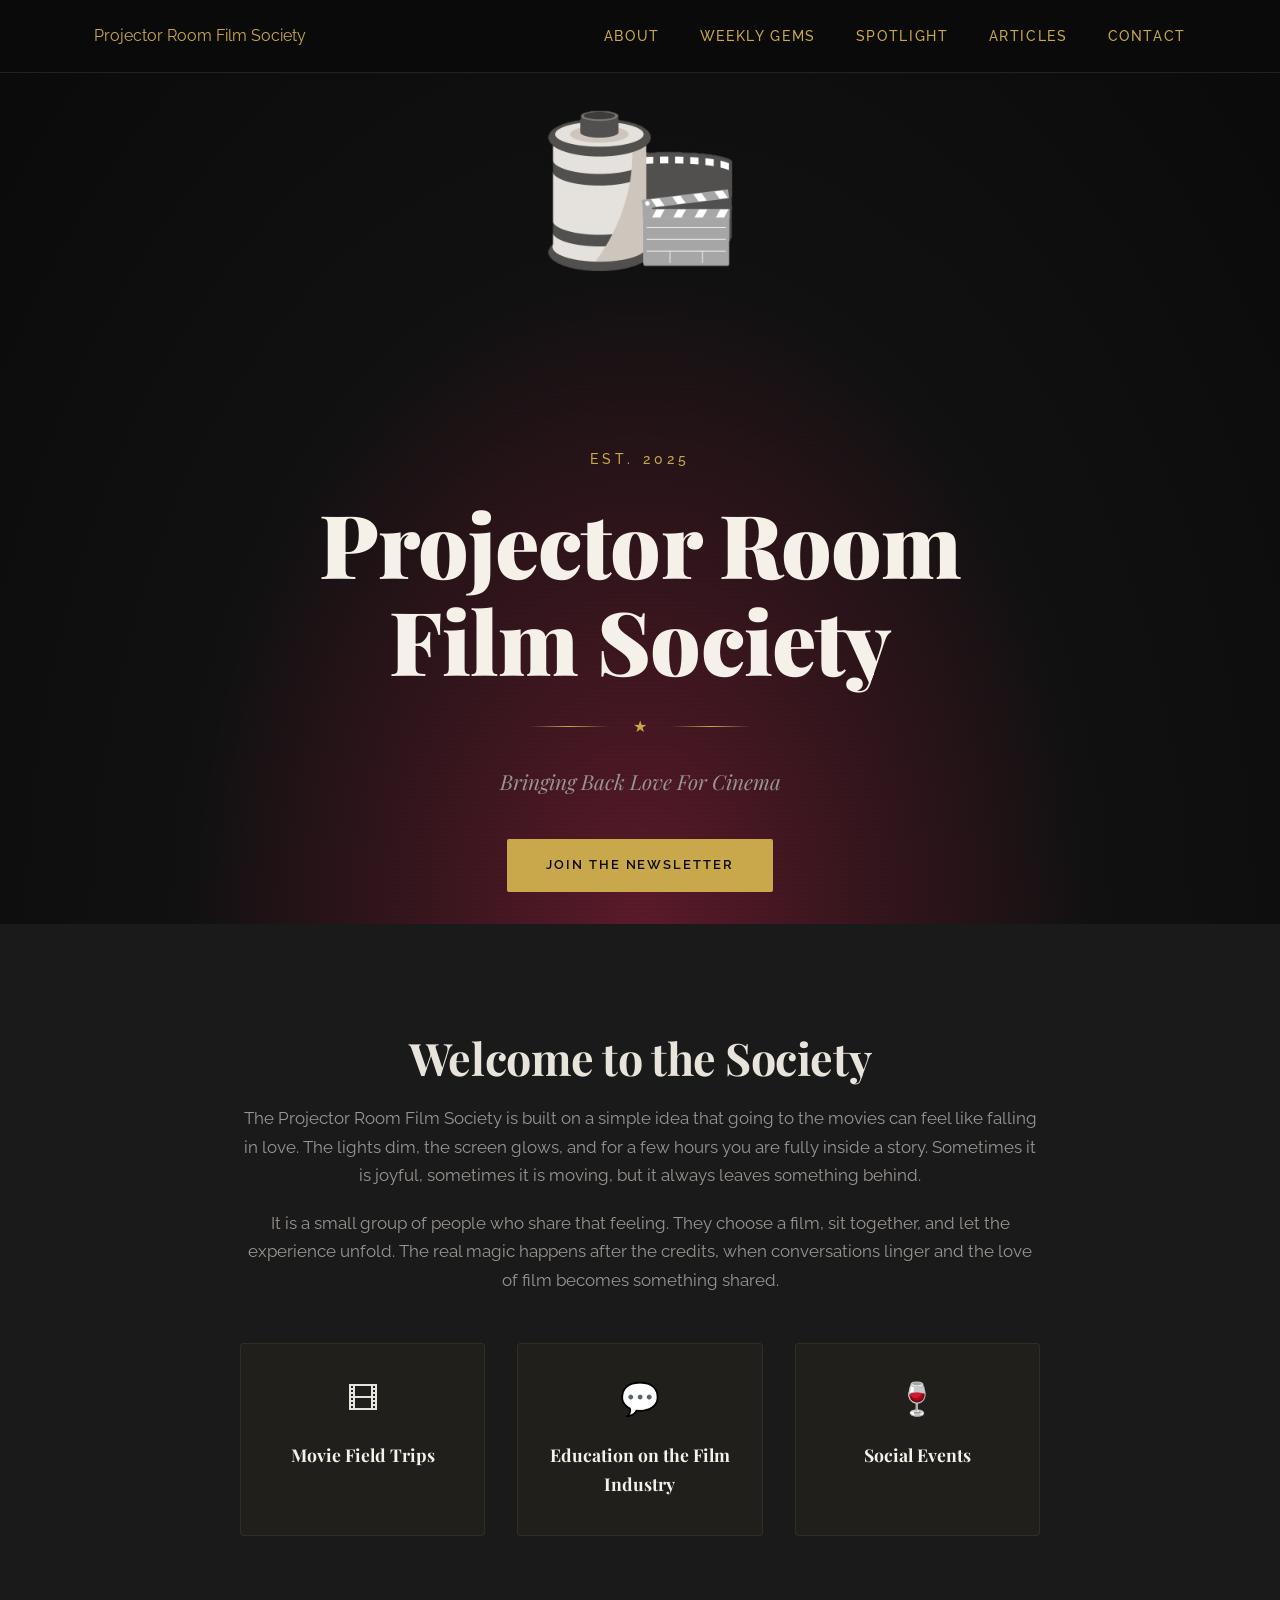
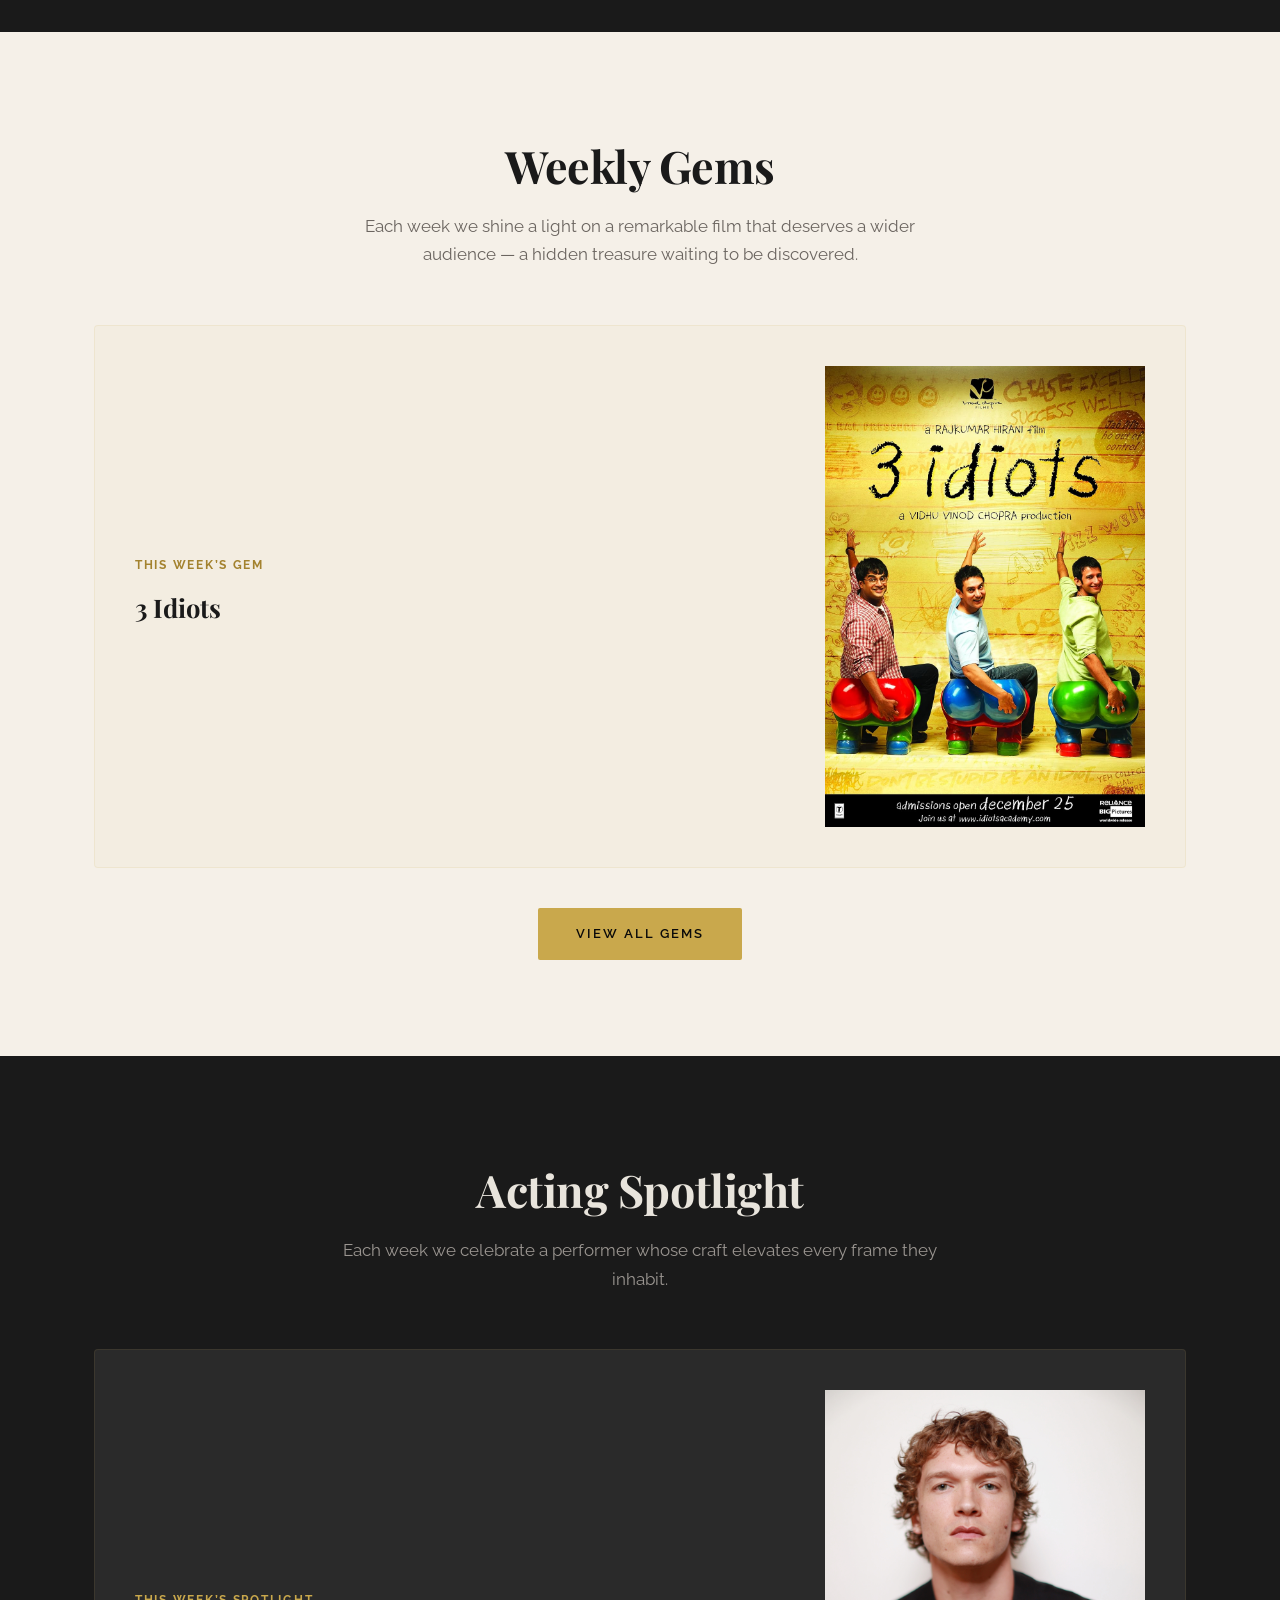
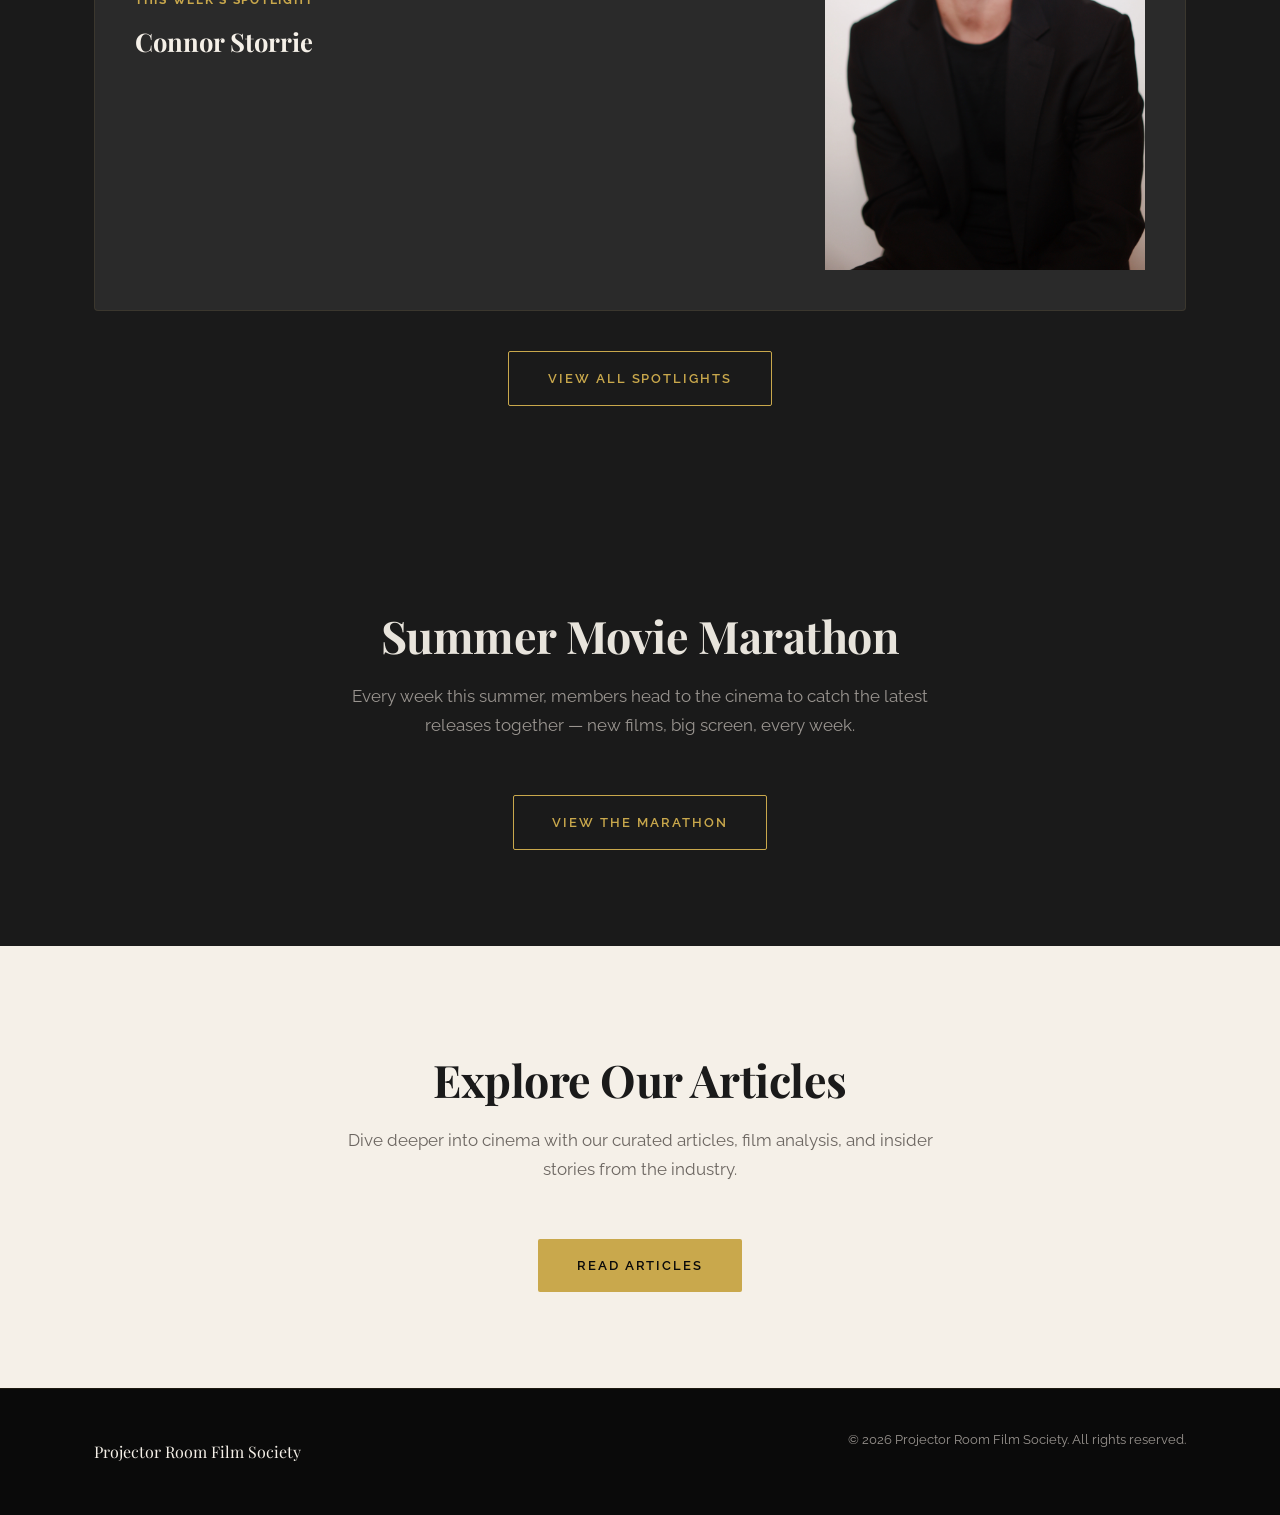
<file: index.html>
<!DOCTYPE html>
<html lang="en">
<head>
    <meta charset="UTF-8">
    <meta name="viewport" content="width=device-width, initial-scale=1.0">
    <title>Projector Room Film Society</title>
    <link rel="preconnect" href="https://fonts.googleapis.com">
    <link rel="preconnect" href="https://fonts.gstatic.com" crossorigin>
    <link href="https://fonts.googleapis.com/css2?family=Playfair+Display:ital,wght@0,400;0,700;0,900;1,400&family=Raleway:wght@300;400;500;600&display=swap" rel="stylesheet">
    <link rel="stylesheet" href="/styles.css">
</head>
<body>

    <!-- Navigation -->
    <nav class="nav">
        <div class="nav-inner">
           <a href="/" class="nav-logo">

    <span class="nav-logo-text">Projector Room Film Society</span>
</a>    
            <ul class="nav-links">
                <li><a href="#about">About</a></li>
                <li><a href="#weekly-gems">Weekly Gems</a></li>
                <li><a href="#acting-spotlight">Spotlight</a></li>
                 <li><a href="articles.html">Articles</a></li>
                <li><a href="#contact">Contact</a></li>
            </ul>
            <button class="nav-toggle" aria-label="Toggle navigation">
                <span></span><span></span><span></span>
            </button>
        </div>
    </nav>

    <!-- Hero -->
   <!-- Hero -->
<header class="hero">
    <div class="hero-overlay"></div>
    <div class="hero-content">
        <!-- Logo Image -->
        <img src="Projector Room Film Society-3.png" alt="Projector Room Logo" class="hero-logo">

        <p class="hero-subtitle">Est. 2025</p>
        <h1 class="hero-title">Projector Room<br>Film Society</h1>
        <div class="hero-divider">
            <span class="divider-star">&#9733;</span>
        </div>
        <p class="hero-tagline">Bringing Back Love For Cinema</p>
        <a href="https://us15.campaign-archive.com/home/?u=6d580cf55a6467df39cde3d35&id=c631055de2" 
           class="btn btn-primary" 
           target="_blank" 
           rel="noopener noreferrer">
            Join the Newsletter
        </a>
    </div>
</header>

    <!-- Introduction / About -->
    <section id="about" class="section section-dark">
        <div class="container">
            <h2 class="section-title">Welcome to the Society</h2>
            <div class="intro-content">
                <p>The Projector Room Film Society is built on a simple idea that going to the movies can feel like falling in love. The lights dim, the screen glows, and for a few hours you are fully inside a story. Sometimes it is joyful, sometimes it is moving, but it always leaves something behind.</p>
                <p>It is a small group of people who share that feeling. They choose a film, sit together, and let the experience unfold. The real magic happens after the credits, when conversations linger and the love of film becomes something shared.</p>
                <div class="intro-features">
                    <div class="intro-feature">
                        <span class="intro-feature-icon">&#127902;</span>
                        <h3>Movie Field Trips</h3>
                        
                    </div>
                    <div class="intro-feature">
                        <span class="intro-feature-icon">&#128172;</span>
                        <h3>Education on the Film Industry</h3>
                        
                    </div>
                    <div class="intro-feature">
                        <span class="intro-feature-icon">&#127863;</span>
                        <h3>Social Events</h3>
                        
                    </div>
                </div>
            </div>
        </div>
    </section>

  <!-- Weekly Gems -->
<section id="weekly-gems" class="section section-light">
    <div class="container">
        <h2 class="section-title">Weekly Gems</h2>
        <p class="section-intro section-intro-light">Each week we shine a light on a remarkable film that deserves a wider audience &mdash; a hidden treasure waiting to be discovered.</p>
        <div class="highlight-card">
            <div class="highlight-text">
                <span class="highlight-label">This Week&rsquo;s Gem</span>
                <h3 class="highlight-name">3 Idiots</h3>
            </div>
            <div class="highlight-image">
                <img src="3idiots.jpg" alt="The Fall 2006 poster">
            </div>
        </div>
        <div class="highlight-cta">
            <a href="/weekly-gems.html" class="btn btn-primary">View All Gems</a>
        </div>
    </div>
</section>


   <!-- Acting Spotlight -->
<section id="acting-spotlight" class="section section-dark">
    <div class="container">
        <h2 class="section-title">Acting Spotlight</h2>
        <p class="section-intro">Each week we celebrate a performer whose craft elevates every frame they inhabit.</p>
        <div class="highlight-card highlight-card-dark">
            <div class="highlight-text">
                <span class="highlight-label">This Week&rsquo;s Spotlight</span>
                <h3 class="highlight-name">Connor Storrie</h3>
                
            </div>
            <div class="highlight-image">
                <img src="Connor.jpg" alt="Toshirô Mifune poster">
            </div>
        </div>
        <div class="highlight-cta">
            <a href="/acting-spotlight.html" class="btn btn-outline">View All Spotlights</a>
        </div>
    </div>
</section>

<!-- Summer Movie Marathon Section -->
<section id="summer-marathon" class="section section-dark">
    <div class="container">
        <h2 class="section-title">Summer Movie Marathon</h2>
        <p class="section-intro">Every week this summer, members head to the cinema to catch the latest releases together &mdash; new films, big screen, every week.</p>
        <div class="highlight-cta">
            <a href="summer-movie-marathon.html" class="btn btn-outline">View the Marathon</a>
        </div>
    </div>
</section>

<!-- Articles Section -->
<section id="articles" class="section section-light">
    <div class="container">
        <h2 class="section-title">Explore Our Articles</h2>
        <p class="section-intro section-intro-light">
            Dive deeper into cinema with our curated articles, film analysis, and insider stories from the industry.
        </p>
        <div class="highlight-cta">
            <a href="articles.html" class="btn btn-primary">Read Articles</a>
        </div>
    </div>
</section>

    <!-- Footer -->
    <footer class="footer">
        <div class="container">
            <div class="footer-inner">
                <div class="footer-brand">
                    <span>Projector Room Film Society</span>
                </div>
                <p class="footer-copy">&copy; 2026 Projector Room Film Society. All rights reserved.</p>
            </div>
        </div>
    </footer>

    <script src="/script.js"></script>
</body>
</html>
</file>
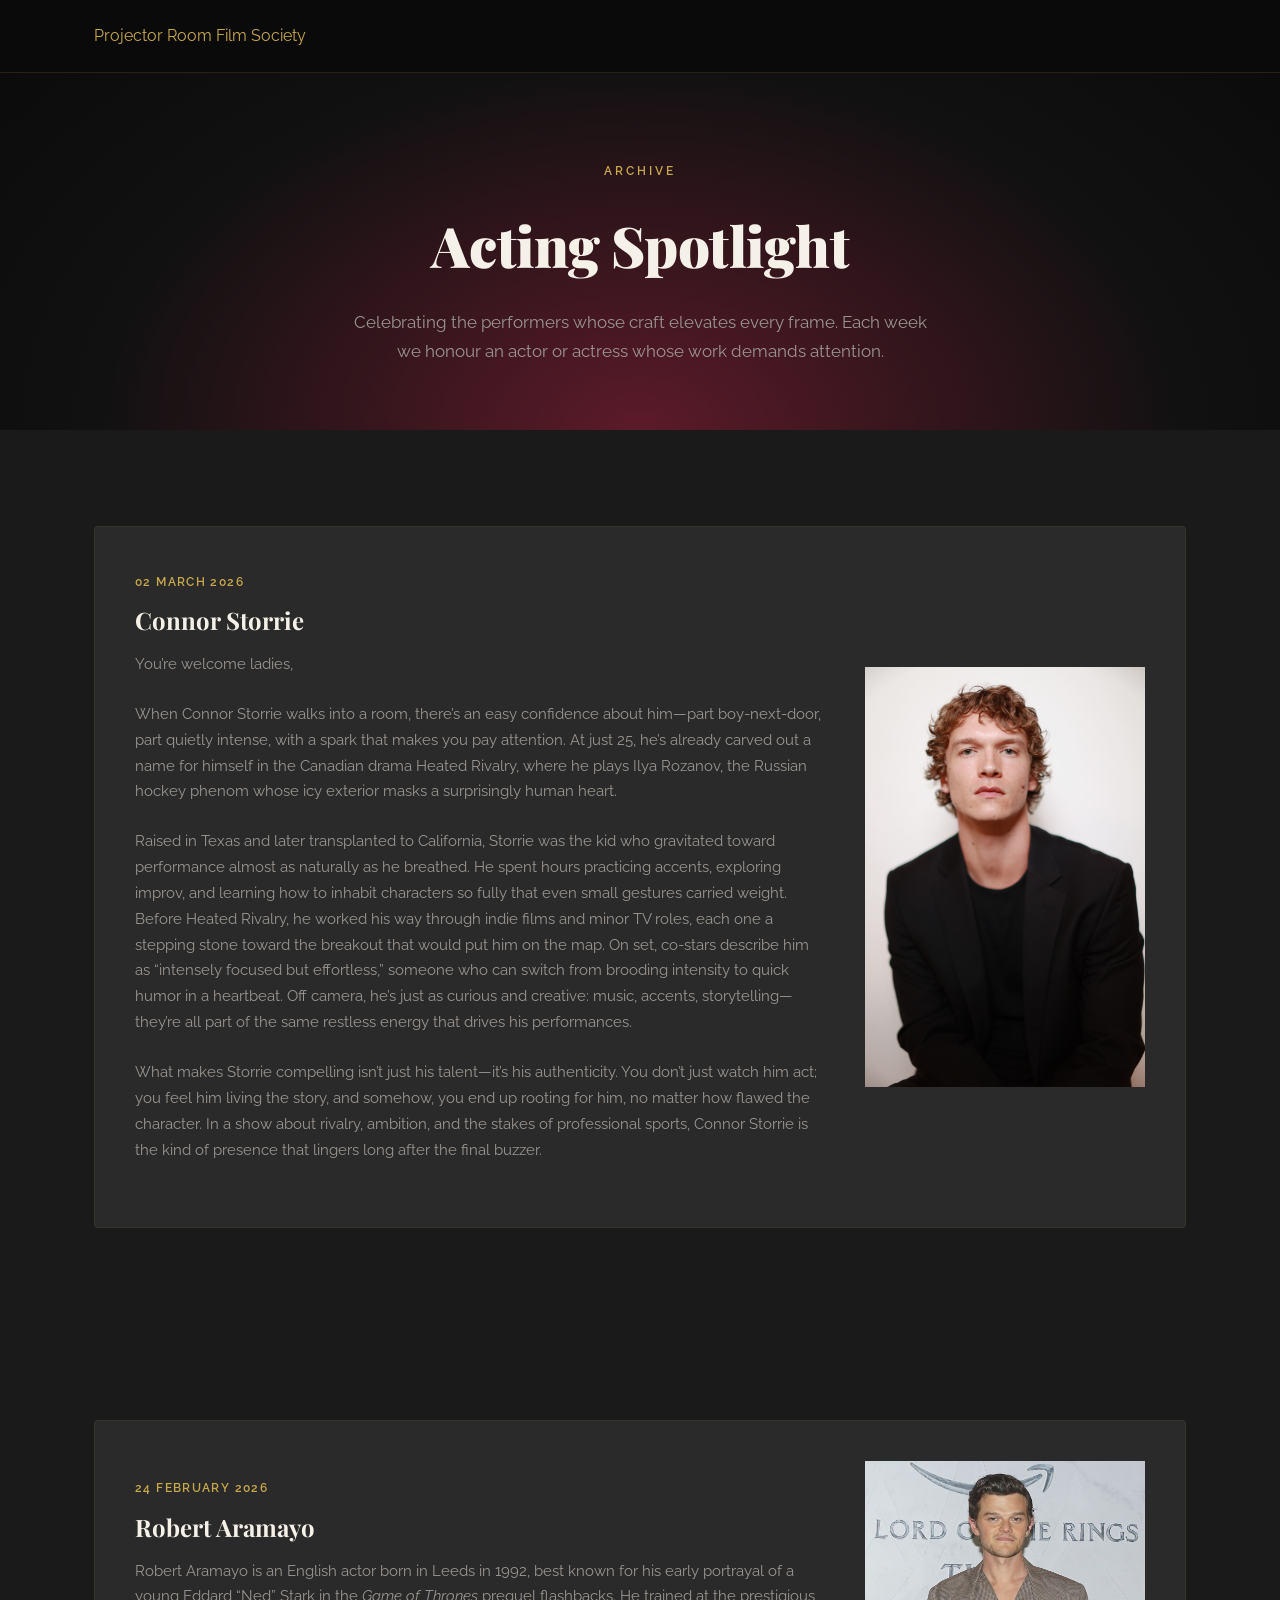
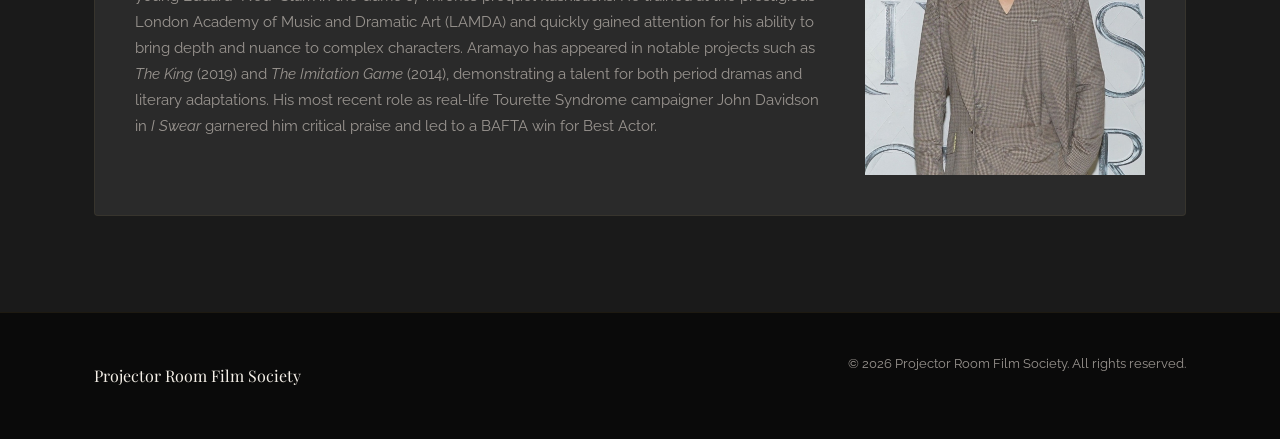
<file: acting-spotlight.html>
<!DOCTYPE html>
<html lang="en">
<head>
    <meta charset="UTF-8">
    <meta name="viewport" content="width=device-width, initial-scale=1.0">
    <title>Acting Spotlight &mdash; Projector Room Film Society</title>
    <link rel="preconnect" href="https://fonts.googleapis.com">
    <link rel="preconnect" href="https://fonts.gstatic.com" crossorigin>
    <link href="https://fonts.googleapis.com/css2?family=Playfair+Display:ital,wght@0,400;0,700;0,900;1,400&family=Raleway:wght@300;400;500;600&display=swap" rel="stylesheet">
    <link rel="stylesheet" href="/styles.css">
</head>
<body>

    <!-- Navigation -->
    <nav class="nav">
        <div class="nav-inner">
            <a href="/" class="nav-logo">
                <span class="nav-logo-text">Projector Room Film Society</span>
            </a>
            
            <button class="nav-toggle" aria-label="Toggle navigation">
                <span></span><span></span><span></span>
            </button>
        </div>
    </nav>

    <!-- Page Header -->
    <header class="page-header">
        <div class="container">
            <p class="page-header-label">Archive</p>
            <h1 class="page-header-title">Acting Spotlight</h1>
            <p class="page-header-desc">Celebrating the performers whose craft elevates every frame. Each week we honour an actor or actress whose work demands attention.</p>
        </div>
    </header>

    <!-- Spotlight List -->
    <section class="section section-dark">
    <div class="container">
        <div class="archive-list">
            <article class="archive-entry">
                <div class="archive-entry-text">
                    <span class="archive-entry-date">02 March 2026</span>
                    <h2 class="archive-entry-name">Connor Storrie</h2>
                    <p> You’re welcome ladies,</p>

<p>When Connor Storrie walks into a room, there’s an easy confidence about him—part boy-next-door, part quietly intense, with a spark that makes you pay attention. At just 25, he’s already carved out a name for himself in the Canadian drama Heated Rivalry, where he plays Ilya Rozanov, the Russian hockey phenom whose icy exterior masks a surprisingly human heart.</p>

<p>Raised in Texas and later transplanted to California, Storrie was the kid who gravitated toward performance almost as naturally as he breathed. He spent hours practicing accents, exploring improv, and learning how to inhabit characters so fully that even small gestures carried weight. Before Heated Rivalry, he worked his way through indie films and minor TV roles, each one a stepping stone toward the breakout that would put him on the map.
On set, co-stars describe him as “intensely focused but effortless,” someone who can switch from brooding intensity to quick humor in a heartbeat. Off camera, he’s just as curious and creative: music, accents, storytelling—they’re all part of the same restless energy that drives his performances.</p>

<p>What makes Storrie compelling isn’t just his talent—it’s his authenticity. You don’t just watch him act; you feel him living the story, and somehow, you end up rooting for him, no matter how flawed the character. In a show about rivalry, ambition, and the stakes of professional sports, Connor Storrie is the kind of presence that lingers long after the final buzzer.                    </p>
                </div>

                <div class="archive-entry-image">
                    <img src="Connor.jpg" alt="Connor Storrie" class="actor-image">
                </div>
            </article>
        </div>
    </div>
</section>
    
    <section class="section section-dark">
    <div class="container">
        <div class="archive-list">
            <article class="archive-entry">
                <div class="archive-entry-text">
                    <span class="archive-entry-date">24 February 2026</span>
                    <h2 class="archive-entry-name">Robert Aramayo</h2>
                    <p>
                       Robert Aramayo is an English actor born in Leeds in 1992, best known for his early portrayal of a young Eddard “Ned” Stark in the <em>Game of Thrones</em> prequel flashbacks. He trained at the prestigious London Academy of Music and Dramatic Art (LAMDA) and quickly gained attention for his ability to bring depth and nuance to complex characters. Aramayo has appeared in notable projects such as <em>The King</em>  (2019) and <em>The Imitation Game</em> (2014), demonstrating a talent for both period dramas and literary adaptations. His most recent role as real-life Tourette Syndrome campaigner John Davidson in <em>I Swear</em> garnered him critical praise and led to a BAFTA win for Best Actor. 
                    </p>
                </div>

                <div class="archive-entry-image">
                    <img src="MV5BMWVlNmEwNGUtYTRiYS00ZmY3LTk5Y2MtNTliMTg3YjlhZmE3XkEyXkFqcGc@._V1_.jpg" alt="Robert Aramayo" class="actor-image">
                </div>
            </article>
        </div>
    </div>
</section>
                

            </div>
        </div>
    </section>

    <!-- Footer -->
    <footer class="footer">
        <div class="container">
            <div class="footer-inner">
                <div class="footer-brand">
                    <span>Projector Room Film Society</span>
                </div>
                <p class="footer-copy">&copy; 2026 Projector Room Film Society. All rights reserved.</p>
            </div>
        </div>
    </footer>

    <script src="/script.js"></script>
</body>
</html>
</file>
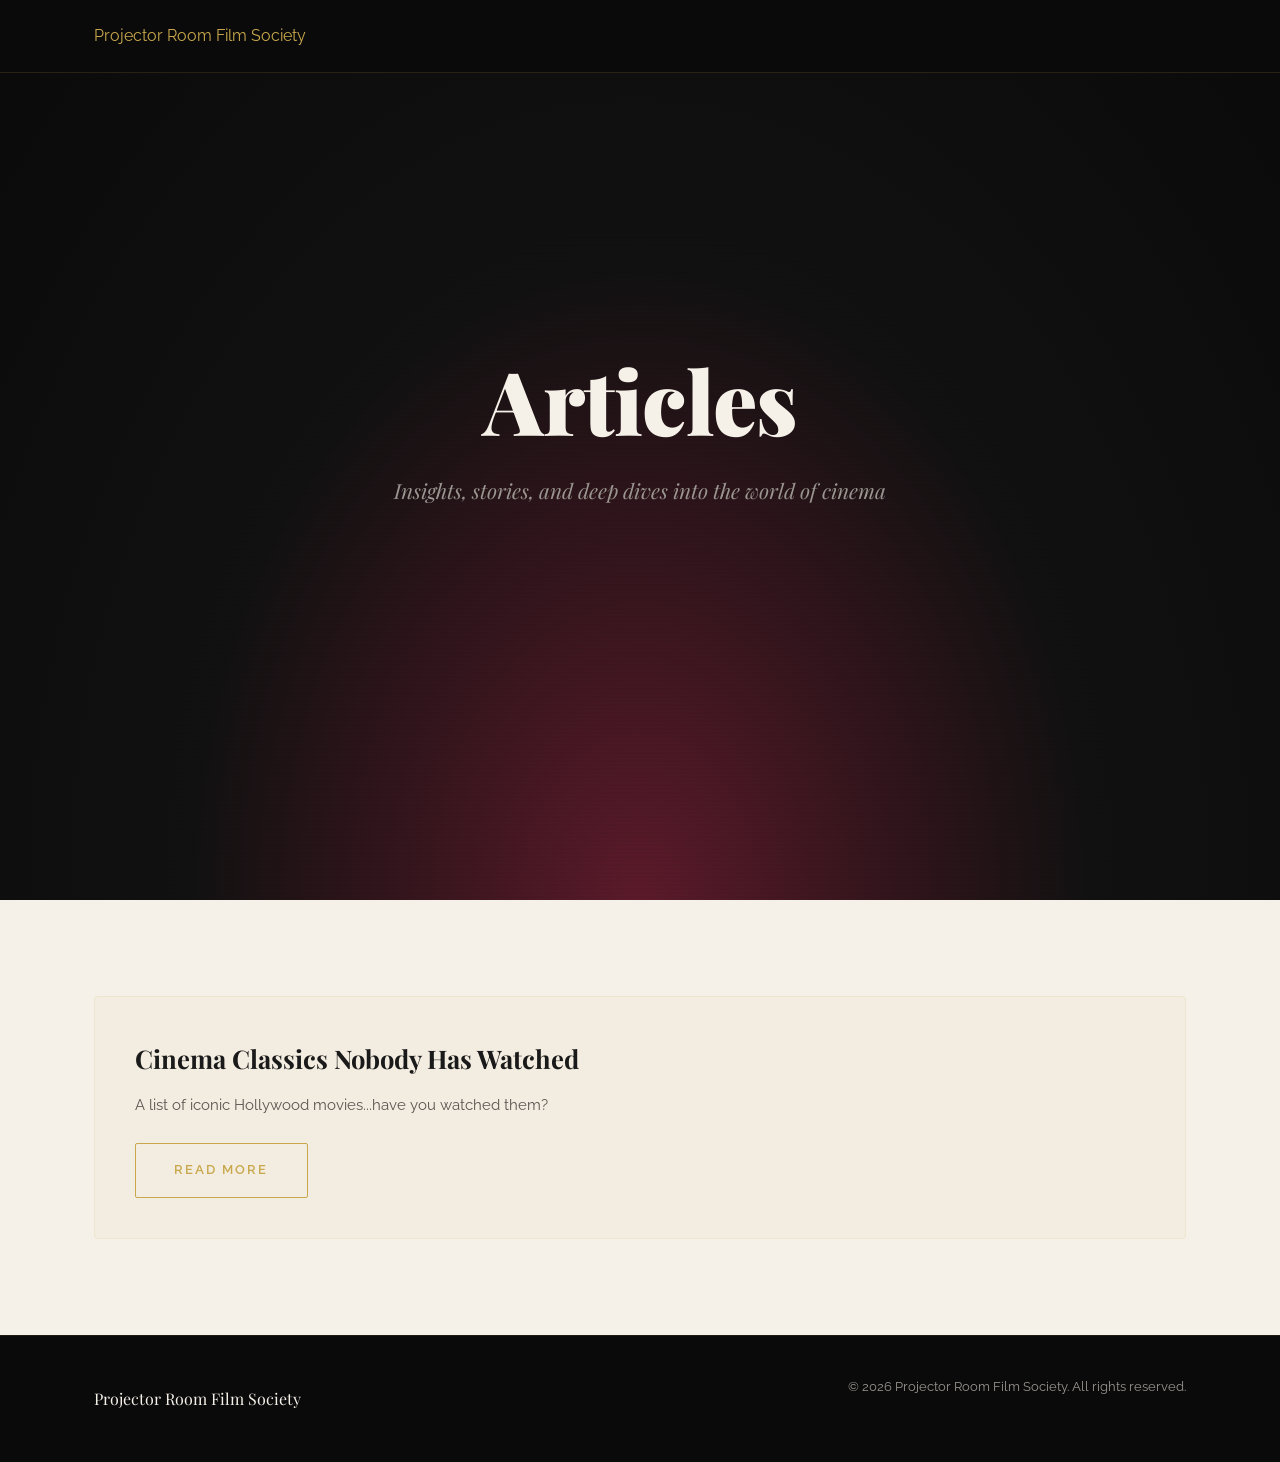
<file: articles.html>
<!DOCTYPE html>
<html lang="en">
<head>
    <meta charset="UTF-8">
    <meta name="viewport" content="width=device-width, initial-scale=1.0">
    <title>Articles | Projector Room Film Society</title>
    <link rel="preconnect" href="https://fonts.googleapis.com">
    <link rel="preconnect" href="https://fonts.gstatic.com" crossorigin>
    <link href="https://fonts.googleapis.com/css2?family=Playfair+Display:ital,wght@0,400;0,700;0,900;1,400&family=Raleway:wght@300;400;500;600&display=swap" rel="stylesheet">
    <link rel="stylesheet" href="/styles.css">
</head>
<body>

    <!-- Navigation -->
    <nav class="nav">
        <div class="nav-inner">
            <a href="/" class="nav-logo">
                <span class="nav-logo-text">Projector Room Film Society</span>
            </a>
          
            <button class="nav-toggle" aria-label="Toggle navigation">
                <span></span><span></span><span></span>
            </button>
        </div>
    </nav>

    <!-- Hero for Articles Page -->
    <header class="hero">
        <div class="hero-overlay"></div>
        <div class="hero-content">
            <h1 class="hero-title">Articles</h1>
            <p class="hero-tagline">Insights, stories, and deep dives into the world of cinema</p>
        </div>
    </header>

    <!-- Articles List -->
    <main>
        <section class="section section-light">
            <div class="container">
                <div class="highlight-card">
    <div class="highlight-text">
        <h3 class="highlight-name">Cinema Classics Nobody Has Watched</h3>
        <p>A list of iconic Hollywood movies...have you watched them?</p>
        <a href="cinema-classics-article.html" class="btn btn-outline">Read More</a>
    </div>
</div>
</div>
</section>

    <!-- Footer -->
    <footer class="footer">
        <div class="container">
            <div class="footer-inner">
                <div class="footer-brand">
                    <span>Projector Room Film Society</span>
                </div>
                <p class="footer-copy">&copy; 2026 Projector Room Film Society. All rights reserved.</p>
            </div>
        </div>
    </footer>

    <script src="/script.js"></script>
</body>
</html>
</file>
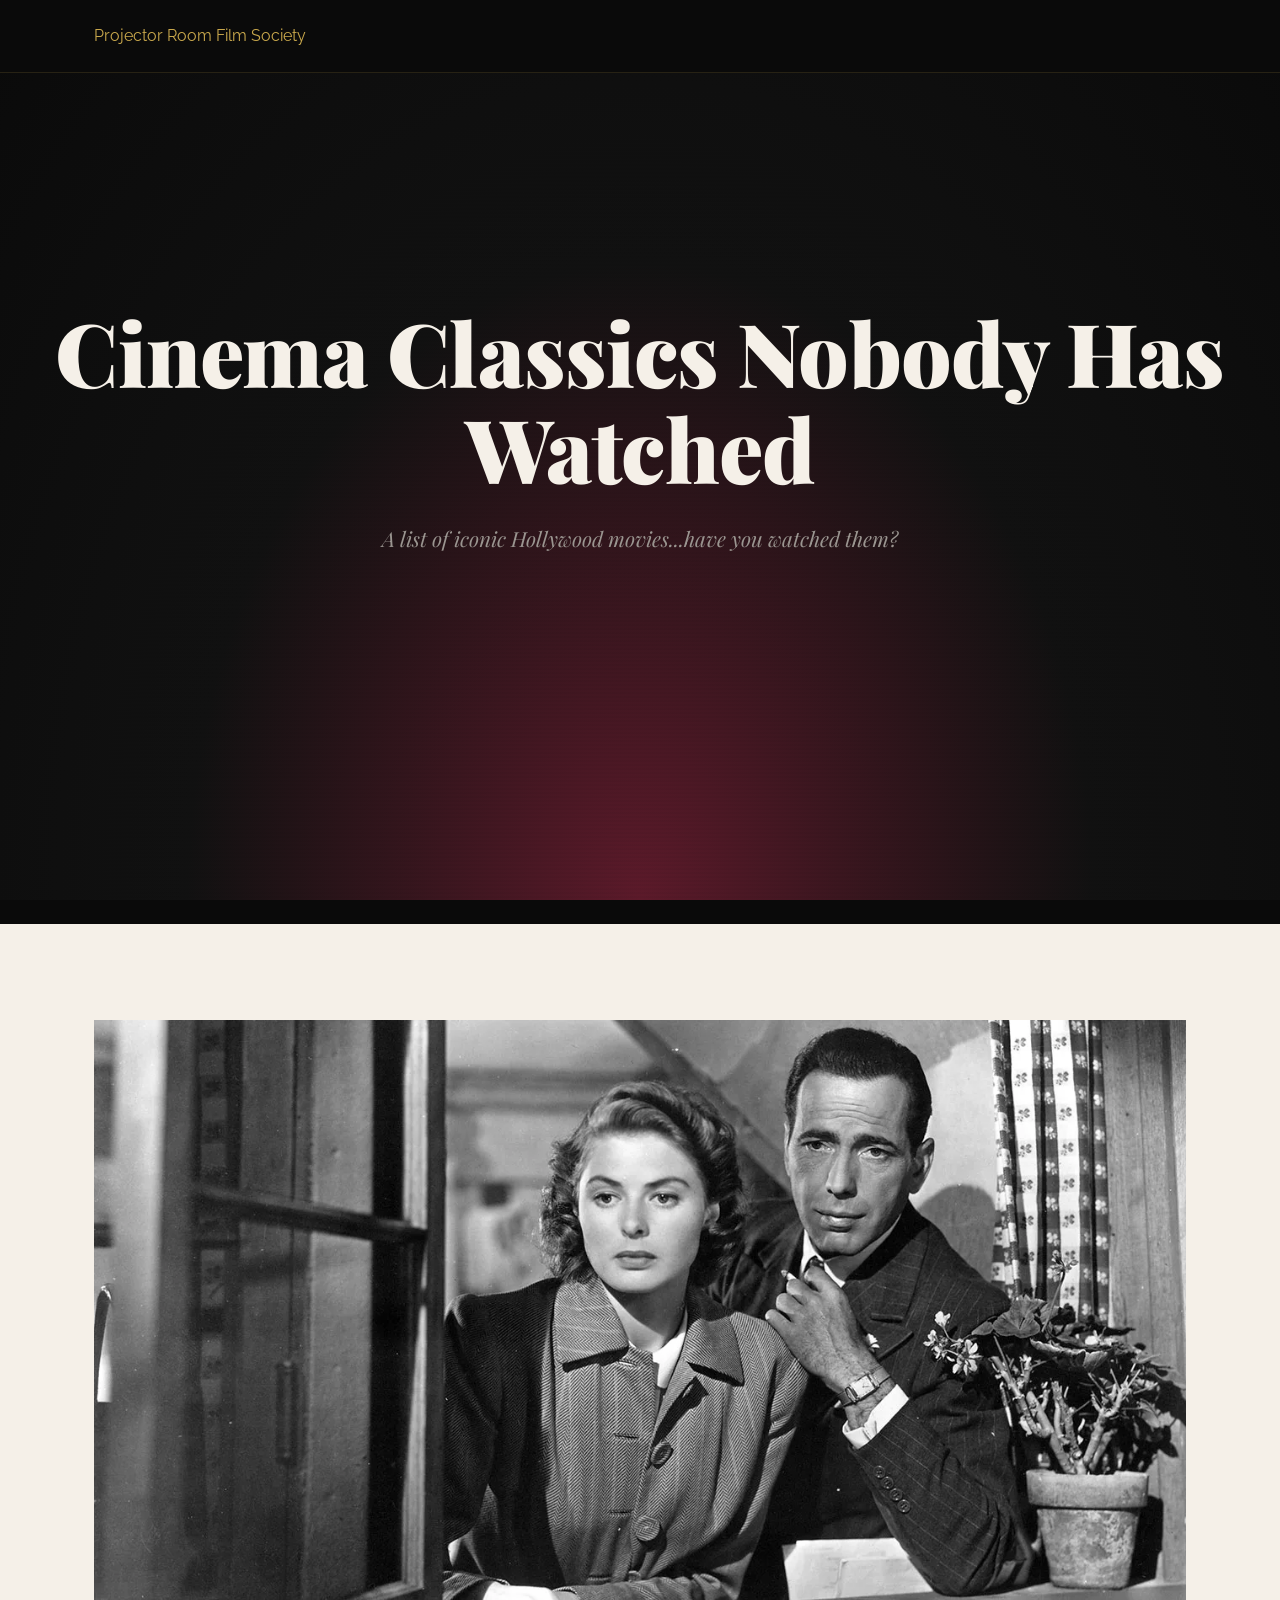
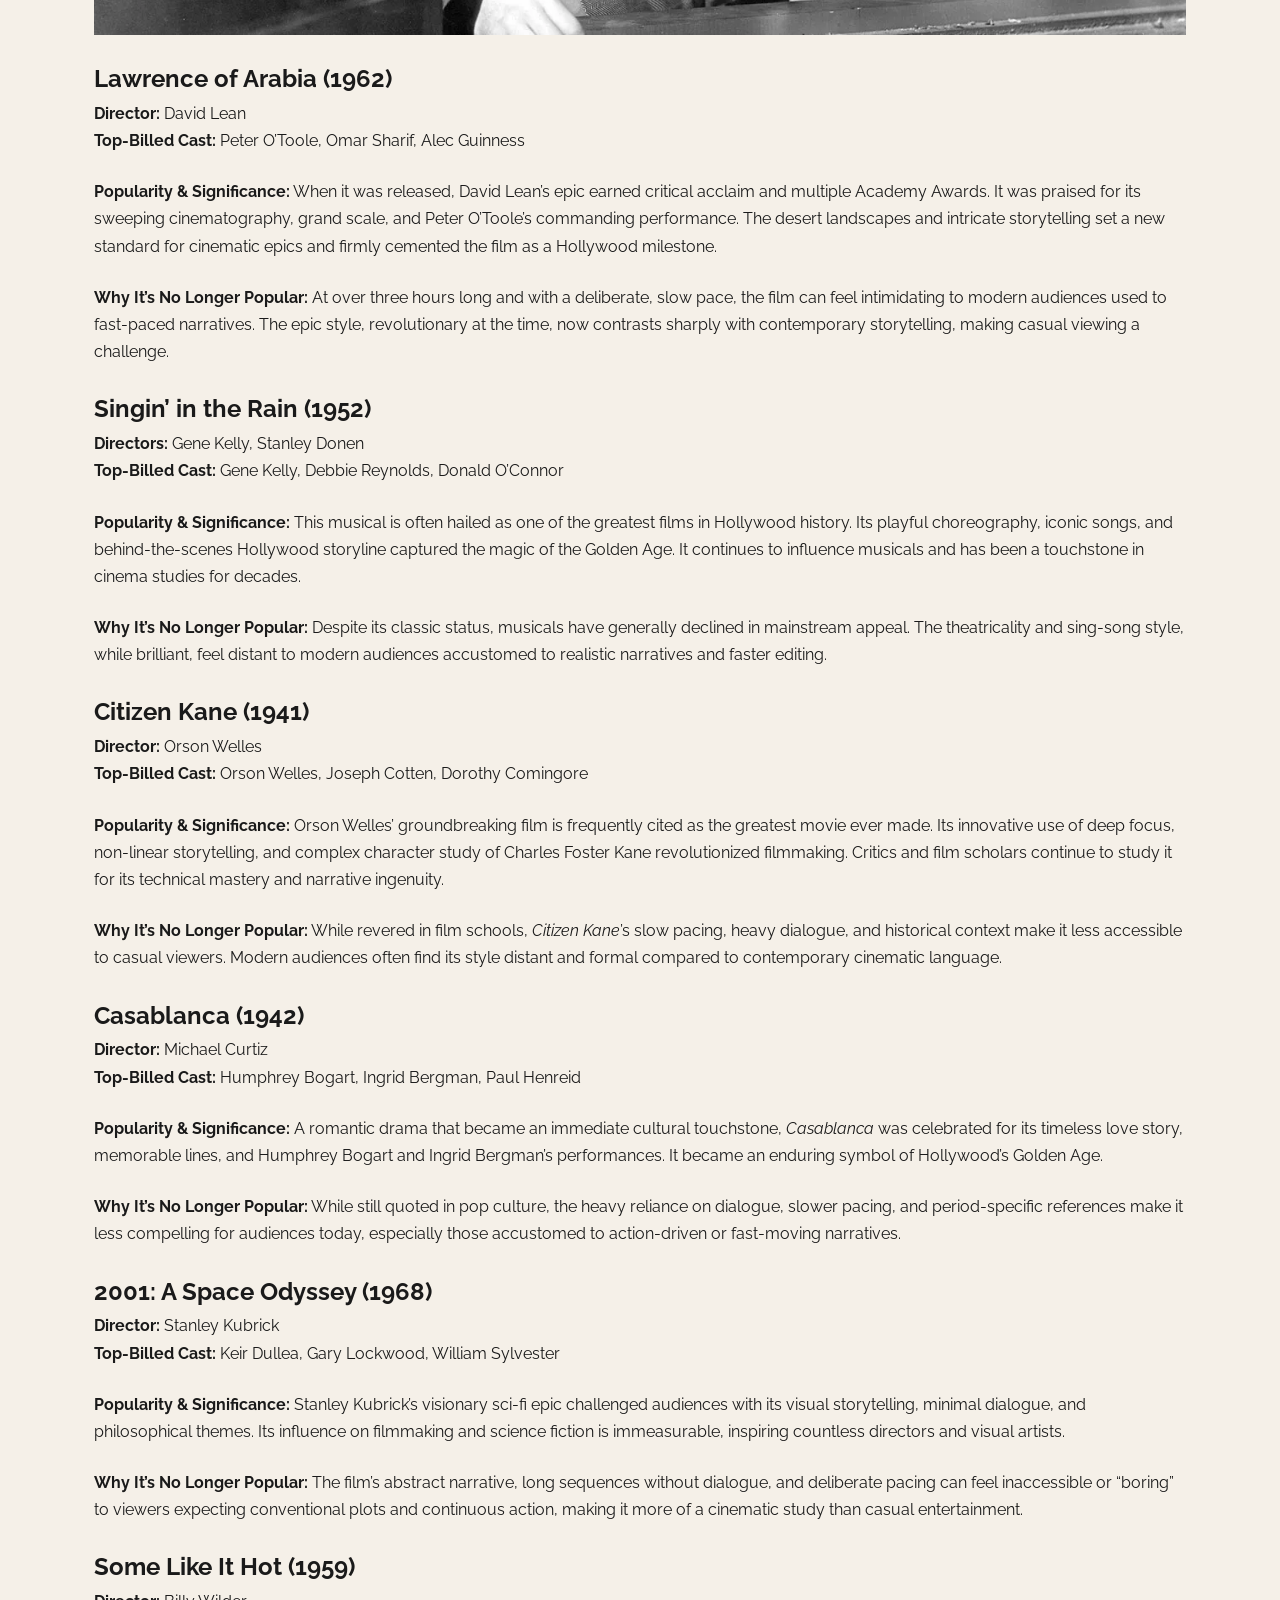
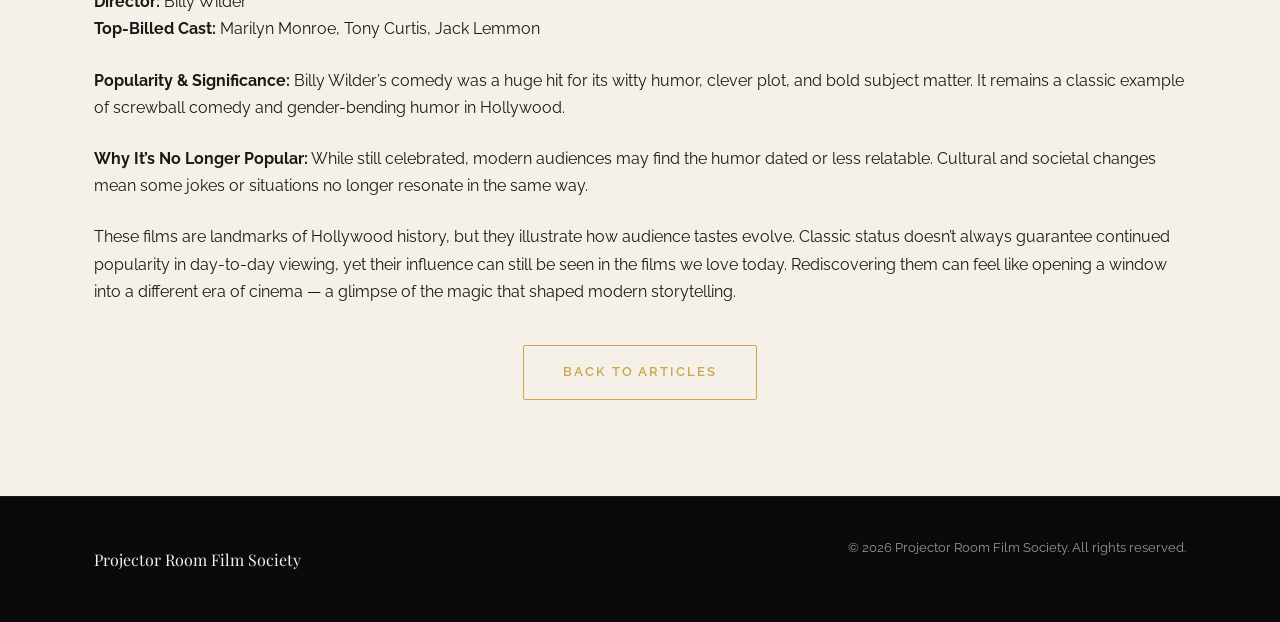
<file: cinema-classics-article.html>
<!DOCTYPE html>
<html lang="en">
<head>
    <meta charset="UTF-8">
    <meta name="viewport" content="width=device-width, initial-scale=1.0">
    <title>Article Title | Projector Room Film Society</title>
    <link rel="preconnect" href="https://fonts.googleapis.com">
    <link rel="preconnect" href="https://fonts.gstatic.com" crossorigin>
    <link href="https://fonts.googleapis.com/css2?family=Playfair+Display:ital,wght@0,400;0,700;0,900;1,400&family=Raleway:wght@300;400;500;600&display=swap" rel="stylesheet">
    <link rel="stylesheet" href="/styles.css">
</head>
<body>

    <!-- Navigation -->
    <nav class="nav">
        <div class="nav-inner">
            <a href="/" class="nav-logo">
                <span class="nav-logo-text">Projector Room Film Society</span>
            </a>
            
            <button class="nav-toggle" aria-label="Toggle navigation">
                <span></span><span></span><span></span>
            </button>
        </div>
    </nav>

    <!-- Hero Section for Article -->
    <header class="hero">
        <div class="hero-overlay"></div>
        <div class="hero-content">
            <h1 class="hero-title">Cinema Classics Nobody Has Watched</h1>
            <p class="hero-tagline">A list of iconic Hollywood movies...have you watched them?</p>
        </div>
    </header>

    <!-- Article Content -->
 <p></p>

    <main>
        <section class="section section-light">
    <div class="container">
        <div class="article-content">

            <img src="Casablanca.jpg.webp" alt="Classic Hollywood film still" class="article-image">

    <p></p>
<p></p>
<p></p>
            <h2>Lawrence of Arabia (1962)</h2>
            <p><strong>Director:</strong> David Lean<br>
            <strong>Top-Billed Cast:</strong> Peter O’Toole, Omar Sharif, Alec Guinness</p>

            <p><strong>Popularity & Significance:</strong> When it was released, David Lean’s epic earned critical acclaim and multiple Academy Awards. It was praised for its sweeping cinematography, grand scale, and Peter O’Toole’s commanding performance. The desert landscapes and intricate storytelling set a new standard for cinematic epics and firmly cemented the film as a Hollywood milestone.</p>

            <p><strong>Why It’s No Longer Popular:</strong> At over three hours long and with a deliberate, slow pace, the film can feel intimidating to modern audiences used to fast-paced narratives. The epic style, revolutionary at the time, now contrasts sharply with contemporary storytelling, making casual viewing a challenge.</p>


            <h2>Singin’ in the Rain (1952)</h2>
            <p><strong>Directors:</strong> Gene Kelly, Stanley Donen<br>
            <strong>Top-Billed Cast:</strong> Gene Kelly, Debbie Reynolds, Donald O’Connor</p>

            <p><strong>Popularity & Significance:</strong> This musical is often hailed as one of the greatest films in Hollywood history. Its playful choreography, iconic songs, and behind-the-scenes Hollywood storyline captured the magic of the Golden Age. It continues to influence musicals and has been a touchstone in cinema studies for decades.</p>

            <p><strong>Why It’s No Longer Popular:</strong> Despite its classic status, musicals have generally declined in mainstream appeal. The theatricality and sing-song style, while brilliant, feel distant to modern audiences accustomed to realistic narratives and faster editing.</p>


            <h2>Citizen Kane (1941)</h2>
            <p><strong>Director:</strong> Orson Welles<br>
            <strong>Top-Billed Cast:</strong> Orson Welles, Joseph Cotten, Dorothy Comingore</p>

            <p><strong>Popularity & Significance:</strong> Orson Welles’ groundbreaking film is frequently cited as the greatest movie ever made. Its innovative use of deep focus, non-linear storytelling, and complex character study of Charles Foster Kane revolutionized filmmaking. Critics and film scholars continue to study it for its technical mastery and narrative ingenuity.</p>

            <p><strong>Why It’s No Longer Popular:</strong> While revered in film schools, <em>Citizen Kane</em>’s slow pacing, heavy dialogue, and historical context make it less accessible to casual viewers. Modern audiences often find its style distant and formal compared to contemporary cinematic language.</p>


            <h2>Casablanca (1942)</h2>
            <p><strong>Director:</strong> Michael Curtiz<br>
            <strong>Top-Billed Cast:</strong> Humphrey Bogart, Ingrid Bergman, Paul Henreid</p>

            <p><strong>Popularity & Significance:</strong> A romantic drama that became an immediate cultural touchstone, <em>Casablanca</em> was celebrated for its timeless love story, memorable lines, and Humphrey Bogart and Ingrid Bergman’s performances. It became an enduring symbol of Hollywood’s Golden Age.</p>

            <p><strong>Why It’s No Longer Popular:</strong> While still quoted in pop culture, the heavy reliance on dialogue, slower pacing, and period-specific references make it less compelling for audiences today, especially those accustomed to action-driven or fast-moving narratives.</p>


            <h2>2001: A Space Odyssey (1968)</h2>
            <p><strong>Director:</strong> Stanley Kubrick<br>
            <strong>Top-Billed Cast:</strong> Keir Dullea, Gary Lockwood, William Sylvester</p>

            <p><strong>Popularity & Significance:</strong> Stanley Kubrick’s visionary sci-fi epic challenged audiences with its visual storytelling, minimal dialogue, and philosophical themes. Its influence on filmmaking and science fiction is immeasurable, inspiring countless directors and visual artists.</p>

            <p><strong>Why It’s No Longer Popular:</strong> The film’s abstract narrative, long sequences without dialogue, and deliberate pacing can feel inaccessible or “boring” to viewers expecting conventional plots and continuous action, making it more of a cinematic study than casual entertainment.</p>


            <h2>Some Like It Hot (1959)</h2>
            <p><strong>Director:</strong> Billy Wilder<br>
            <strong>Top-Billed Cast:</strong> Marilyn Monroe, Tony Curtis, Jack Lemmon</p>

            <p><strong>Popularity & Significance:</strong> Billy Wilder’s comedy was a huge hit for its witty humor, clever plot, and bold subject matter. It remains a classic example of screwball comedy and gender-bending humor in Hollywood.</p>

            <p><strong>Why It’s No Longer Popular:</strong> While still celebrated, modern audiences may find the humor dated or less relatable. Cultural and societal changes mean some jokes or situations no longer resonate in the same way.</p>


            <p>These films are landmarks of Hollywood history, but they illustrate how audience tastes evolve. Classic status doesn’t always guarantee continued popularity in day-to-day viewing, yet their influence can still be seen in the films we love today. Rediscovering them can feel like opening a window into a different era of cinema — a glimpse of the magic that shaped modern storytelling.</p>


            <div class="highlight-cta">
                <a href="articles.html" class="btn btn-outline">Back to Articles</a>
            </div>

        </div>
    </div>
</section>
    </main>

    <!-- Footer -->
    <footer class="footer">
        <div class="container">
            <div class="footer-inner">
                <div class="footer-brand">
                    <span>Projector Room Film Society</span>
                </div>
                <p class="footer-copy">&copy; 2026 Projector Room Film Society. All rights reserved.</p>
            </div>
        </div>
    </footer>

    <script src="/script.js"></script>
</body>
</html>
</file>
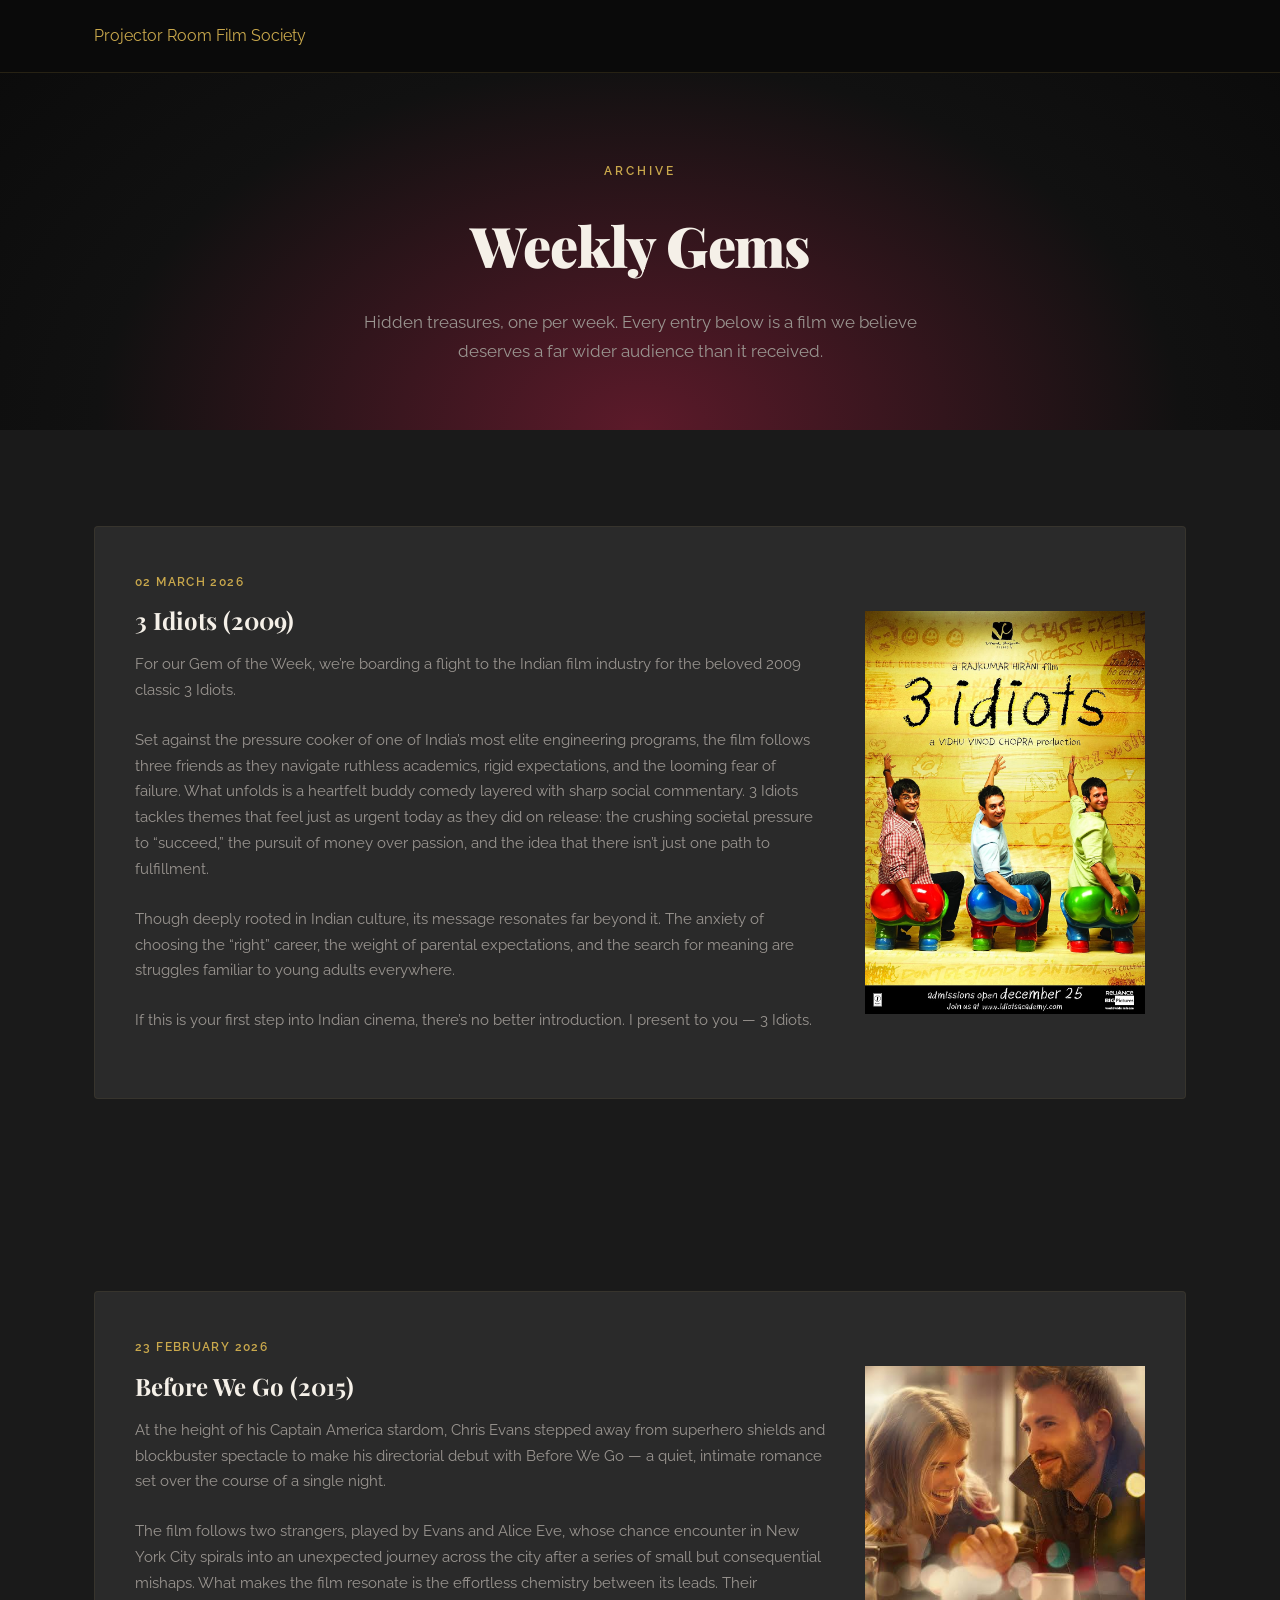
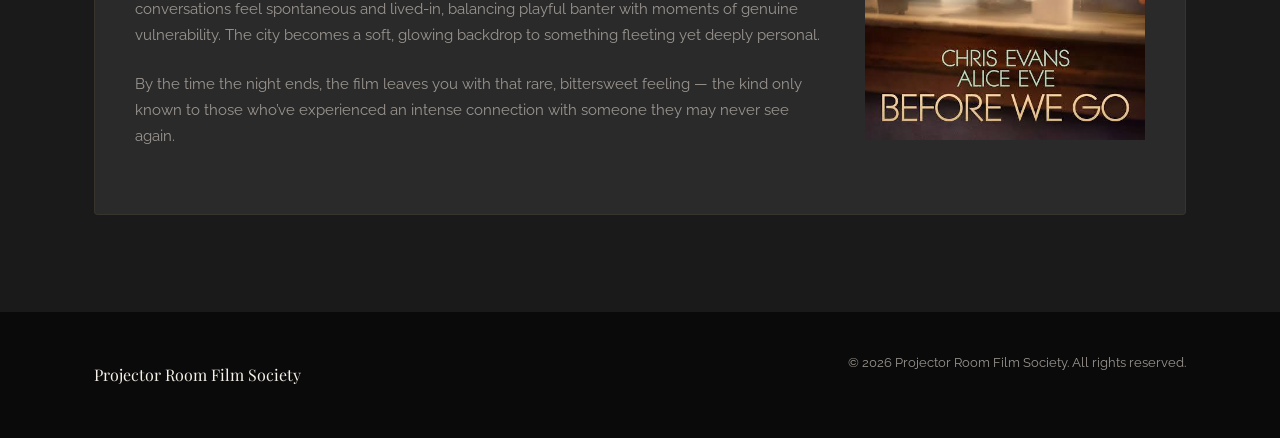
<file: weekly-gems.html>
<!DOCTYPE html>
<html lang="en">
<head>
    <meta charset="UTF-8">
    <meta name="viewport" content="width=device-width, initial-scale=1.0">
    <title>Weekly Gems &mdash; Projector Room Film Society</title>
    <link rel="preconnect" href="https://fonts.googleapis.com">
    <link rel="preconnect" href="https://fonts.gstatic.com" crossorigin>
    <link href="https://fonts.googleapis.com/css2?family=Playfair+Display:ital,wght@0,400;0,700;0,900;1,400&family=Raleway:wght@300;400;500;600&display=swap" rel="stylesheet">
    <link rel="stylesheet" href="/styles.css">
</head>
<body>

    <!-- Navigation -->
    <nav class="nav">
        <div class="nav-inner">
            <a href="/" class="nav-logo">
               
                <span class="nav-logo-text">Projector Room Film Society</span>
            </a>
         
            <button class="nav-toggle" aria-label="Toggle navigation">
                <span></span><span></span><span></span>
            </button>
        </div>
    </nav>

    <!-- Page Header -->
    <header class="page-header">
        <div class="container">
            <p class="page-header-label">Archive</p>
            <h1 class="page-header-title">Weekly Gems</h1>
            <p class="page-header-desc">Hidden treasures, one per week. Every entry below is a film we believe deserves a far wider audience than it received.</p>
        </div>
    </header>

  <!-- Gems List -->
<section class="section section-dark">
    <div class="container">
        <div class="archive-list">

            <article class="archive-entry">
                <div class="archive-entry-text">
                    <span class="archive-entry-date">02 March 2026</span>
                    <h2 class="archive-entry-name">3 Idiots (2009)</h2>
                    <p> For our Gem of the Week, we’re boarding a flight to the Indian film industry for the beloved 2009 classic 3 Idiots.</p>
                    <p>Set against the pressure cooker of one of India’s most elite engineering programs, the film follows three friends as they navigate ruthless academics, rigid expectations, and the looming fear of failure. What unfolds is a heartfelt buddy comedy layered with sharp social commentary. 3 Idiots tackles themes that feel just as urgent today as they did on release: the crushing societal 
                        pressure to “succeed,” the pursuit of money over passion, and the idea that there isn’t just one path to fulfillment.</p>
                    <p>Though deeply rooted in Indian culture, its message resonates far beyond it. The anxiety of choosing the “right” career, the weight of parental expectations, 
                        and the search for meaning are struggles familiar to young adults everywhere.</p>
                    <p>If this is your first step into Indian cinema, there’s no better introduction. I present to you — 3 Idiots.</p>
                </div>
                <div class="archive-entry-image">
                    <img src="3idiots.jpg" alt="Before We Go (2015) Poster" class="archive-poster-img">
                </div>
            </article>

        </div>
    </div>
</section>

  <section class="section section-dark">
    <div class="container">
        <div class="archive-list">

            <article class="archive-entry">
                <div class="archive-entry-text">
                    <span class="archive-entry-date">23 February 2026</span>
                    <h2 class="archive-entry-name">Before We Go (2015)</h2>
                    <p>At the height of his Captain America stardom, Chris Evans stepped away from superhero shields and blockbuster spectacle to make his directorial debut with Before We Go — a quiet, intimate romance set over the course of a single night. </p>
                    <p></p>
                    <p>The film follows two strangers, played by Evans and Alice Eve, whose chance encounter in New York City spirals into an unexpected journey across the city after a series of small but consequential mishaps.
What makes the film resonate is the effortless chemistry between its leads. Their conversations feel spontaneous and lived-in, balancing playful banter with moments of genuine vulnerability. The city becomes a soft, glowing backdrop to something fleeting yet deeply personal. <p></p> 
<p>By the time the night ends, the film leaves you with that rare, bittersweet feeling — the kind only known to those who’ve experienced an intense connection with someone they may never see again.</p>
                </div>
                <div class="archive-entry-image">
                    <img src="images-2.jpeg" alt="Before We Go (2015) Poster" class="archive-poster-img">
                </div>
            </article>

        </div>
    </div>
</section>

    <!-- Footer -->
    <footer class="footer">
        <div class="container">
            <div class="footer-inner">
                <div class="footer-brand">
                    <span>Projector Room Film Society</span>
                </div>
                <p class="footer-copy">&copy; 2026 Projector Room Film Society. All rights reserved.</p>
            </div>
        </div>
    </footer>

    <script src="/script.js"></script>
</body>
</html>
</file>
<file: styles.css>
/* ===================================
   Projector Room Film Society
   Cinema & Regal Theme
   =================================== */

/* --- Reset & Base --- */
*, *::before, *::after {
    margin: 0;
    padding: 0;
    box-sizing: border-box;
}

:root {
    --color-black:       #0a0a0a;
    --color-charcoal:    #1a1a1a;
    --color-dark:        #111111;
    --color-muted:       #2a2a2a;
    --color-gold:        #c9a84c;
    --color-gold-light:  #e0c068;
    --color-gold-dark:   #a3822e;
    --color-cream:       #f5f0e8;
    --color-warm-white:  #faf7f2;
    --color-text:        #e8e4dc;
    --color-text-muted:  #9a9590;
    --color-burgundy:    #5c1a2a;
    --color-deep-red:    #8b2240;

    --font-display: 'Playfair Display', Georgia, 'Times New Roman', serif;
    --font-body:    'Raleway', 'Helvetica Neue', Arial, sans-serif;

    --max-width: 1140px;
    --section-padding: 6rem 2rem;
}

html {
    scroll-behavior: smooth;
}

body {
    font-family: var(--font-body);
    font-weight: 400;
    line-height: 1.7;
    color: var(--color-text);
    background-color: var(--color-black);
    -webkit-font-smoothing: antialiased;
}

p {
    margin-bottom: 1.5rem; /* adds space below each paragraph */
}

a {
    color: var(--color-gold);
    text-decoration: none;
    transition: color 0.3s ease;
}

a:hover {
    color: var(--color-gold-light);
}

img {
    max-width: 100%;
    display: block;
}

.container {
    max-width: var(--max-width);
    margin: 0 auto;
    padding: 0 1.5rem;
}

/* --- Navigation --- */
.nav {
    position: fixed;
    top: 0;
    left: 0;
    right: 0;
    z-index: 1000;
    background: var(--color-black); /* pure black */
    /* remove blur */
    border-bottom: 1px solid rgba(201, 168, 76, 0.15);
    
}

.nav-inner {
    max-width: var(--max-width);
    margin: 0 auto;
    padding: 0 1.5rem;
    display: flex;
    align-items: center;
    justify-content: space-between;
    height: 72px;
}

.nav-logo-img {
    height: 100px;      /* adjust as needed */
    width: auto;
    margin-right: 0px; /* space between logo and text */
    vertical-align: middle;
}

.nav-logo:hover {
    color: var(--color-gold);
}

.nav-logo-icon {
    font-size: 1.4rem;
    color: var(--color-gold);
}

.nav-links {
    display: flex;
    list-style: none;
    gap: 2.5rem;
}

.nav-links a {
    color: var(--color-gold); /* brighter gold for contrast */
    font-size: 0.85rem;
    font-weight: 500;
    letter-spacing: 0.12em;
    text-transform: uppercase;
    transition: color 0.3s ease, transform 0.2s ease;
}

.nav-links a:hover {
    color: var(--color-gold-light); /* lighter gold on hover */
    transform: translateY(-2px);     /* subtle lift effect */
}

.nav-toggle {
    display: none;
    flex-direction: column;
    gap: 5px;
    background: none;
    border: none;
    cursor: pointer;
    padding: 4px;
}

.nav-toggle span {
    display: block;
    width: 24px;
    height: 2px;
    background: var(--color-cream);
    transition: transform 0.3s ease, opacity 0.3s ease;
}

/* --- Hero --- */
.hero {
    position: relative;
    min-height: 100vh;
    display: flex;
    align-items: center;
    justify-content: center;
    text-align: center;
    overflow: hidden;
    background: radial-gradient(ellipse at center bottom, var(--color-burgundy) 0%, var(--color-dark) 50%, var(--color-black) 100%);
}

.hero-overlay {
    position: absolute;
    inset: 0;
    background:
        repeating-linear-gradient(
            0deg,
            transparent,
            transparent 2px,
            rgba(0,0,0,0.03) 2px,
            rgba(0,0,0,0.03) 4px
        );
    pointer-events: none;
}

.hero-content {
    position: relative;
    z-index: 1;
    padding: 2rem;
}

.hero-subtitle {
    font-family: var(--font-body);
    font-size: 0.85rem;
    font-weight: 500;
    letter-spacing: 0.3em;
    text-transform: uppercase;
    color: var(--color-gold);
    margin-bottom: 1.5rem;
}

.hero-logo {
    display: block;
    max-width: var(--hero-logo-size, 400px); /* <-- change this variable to adjust size */
    height: auto;
    margin: 0 auto 1rem auto; /* center logo and add spacing */
}

.hero-title {
    font-family: var(--font-display);
    font-size: clamp(2.8rem, 7vw, 5.5rem);
    font-weight: 900;
    line-height: 1.1;
    color: var(--color-cream);
    letter-spacing: -0.01em;
    margin-bottom: 1.5rem;
}

.hero-divider {
    display: flex;
    align-items: center;
    justify-content: center;
    gap: 1.5rem;
    margin: 1.5rem 0;
}

.hero-divider::before,
.hero-divider::after {
    content: '';
    width: 80px;
    height: 1px;
    background: linear-gradient(90deg, transparent, var(--color-gold), transparent);
}

/* Split layout for article cards: text left, image right */
.split-card {
    display: flex;
    align-items: center;
    gap: 2rem;
    flex-wrap: wrap;
    margin-bottom: 2rem;
}

.split-card .highlight-text {
    flex: 1 1 60%;
}

.split-card .highlight-image {
    flex: 1 1 35%;
}

.split-card .highlight-image img {
    width: 100%;
    border-radius: 8px;
    object-fit: cover;
}

.divider-star {
    color: var(--color-gold);
    font-size: 1rem;
}

.hero-tagline {
    font-family: var(--font-display);
    font-style: italic;
    font-size: 1.3rem;
    color: var(--color-text-muted);
    margin-bottom: 2.5rem;
}

/* --- Buttons --- */
.btn {
    display: inline-block;
    font-family: var(--font-body);
    font-size: 0.82rem;
    font-weight: 600;
    letter-spacing: 0.15em;
    text-transform: uppercase;
    padding: 0.95rem 2.4rem;
    border: none;
    border-radius: 2px;
    cursor: pointer;
    transition: all 0.3s ease;
}

.btn-primary {
    background: var(--color-gold);
    color: var(--color-black);
}

.btn-primary:hover {
    background: var(--color-gold-light);
    color: var(--color-black);
    transform: translateY(-1px);
    box-shadow: 0 4px 20px rgba(201, 168, 76, 0.3);
}

.btn-outline {
    background: transparent;
    color: var(--color-gold);
    border: 1px solid var(--color-gold);
}

.btn-outline:hover {
    background: var(--color-gold);
    color: var(--color-black);
    transform: translateY(-1px);
}

/* --- Sections --- */
.section {
    padding: var(--section-padding);
}

.section-dark {
    background-color: var(--color-charcoal);
}

.section-light {
    background-color: var(--color-cream);
    color: var(--color-charcoal);
}

.section-title {
    font-family: var(--font-display);
    font-size: clamp(2rem, 4vw, 2.8rem);
    font-weight: 700;
    text-align: center;
    margin-bottom: 0.5rem;
    letter-spacing: -0.01em;
}

.section-title-left {
    text-align: left;
}

.section-light .section-title {
    color: var(--color-charcoal);
}

.section-intro {
    text-align: center;
    max-width: 600px;
    margin: 0 auto 3.5rem;
    color: var(--color-text-muted);
    font-size: 1.05rem;
}

.section-light .section-intro {
    color: #6b6560;
}

/* --- Introduction --- */
.intro-content {
    max-width: 800px;
    margin: 0 auto;
    text-align: center;
}

.intro-content > p {
    color: var(--color-text-muted);
    font-size: 1.05rem;
    margin-bottom: 1.2rem;
}

.intro-features {
    display: grid;
    grid-template-columns: repeat(3, 1fr);
    gap: 2rem;
    margin-top: 3rem;
}

.intro-feature {
    padding: 1.8rem 1.2rem;
    background: rgba(201, 168, 76, 0.04);
    border: 1px solid rgba(201, 168, 76, 0.1);
    border-radius: 4px;
    text-align: center;
}

.intro-feature-icon {
    font-size: 2rem;
    display: block;
    margin-bottom: 0.8rem;
}

.intro-feature h3 {
    font-family: var(--font-display);
    font-size: 1.1rem;
    color: var(--color-cream);
    margin-bottom: 0.4rem;
}

.intro-feature p {
    font-size: 0.9rem;
    color: var(--color-text-muted);
}

/* --- Highlight Cards (Weekly Gems / Acting Spotlight on home page) --- */
.section-intro-light {
    color: #6b6560;
}

.highlight-card {
    display: grid;
    grid-template-columns: 1fr 320px;
    gap: 3rem;
    align-items: center;
    background: rgba(201, 168, 76, 0.04);
    border: 1px solid rgba(201, 168, 76, 0.12);
    border-radius: 4px;
    padding: 2.5rem;
}

.highlight-card-dark {
    background: var(--color-muted);
    border-color: rgba(201, 168, 76, 0.1);
}

.highlight-label {
    display: inline-block;
    font-size: 0.72rem;
    font-weight: 700;
    letter-spacing: 0.15em;
    text-transform: uppercase;
    color: var(--color-gold-dark);
    margin-bottom: 0.6rem;
}

.highlight-card-dark .highlight-label {
    color: var(--color-gold);
}

.highlight-name {
    font-family: var(--font-display);
    font-size: 1.6rem;
    font-weight: 700;
    margin-bottom: 0.8rem;
}

.section-light .highlight-name {
    color: var(--color-charcoal);
}

.highlight-card-dark .highlight-name {
    color: var(--color-cream);
}

.highlight-text p {
    font-size: 0.95rem;
    line-height: 1.7;
}

.section-light .highlight-text p {
    color: #5a5550;
}

.highlight-card-dark .highlight-text p {
    color: var(--color-text-muted);
}

.highlight-image {
    display: flex;
    align-items: center;
    justify-content: center;
}

.highlight-poster-placeholder {
    width: 100%;
    aspect-ratio: 2 / 3;
    display: flex;
    align-items: center;
    justify-content: center;
    background: linear-gradient(135deg, var(--color-dark), var(--color-burgundy));
    border-radius: 4px;
    font-size: 3rem;
    opacity: 0.7;
}

.highlight-cta {
    text-align: center;
    margin-top: 2.5rem;
}

/* --- Page Header (for subpages) --- */
.page-header {
    padding: 10rem 2rem 4rem;
    text-align: center;
    background: radial-gradient(ellipse at center bottom, var(--color-burgundy) 0%, var(--color-dark) 60%, var(--color-black) 100%);
}

.page-header-label {
    font-size: 0.78rem;
    font-weight: 600;
    letter-spacing: 0.25em;
    text-transform: uppercase;
    color: var(--color-gold);
    margin-bottom: 1rem;
}

.page-header-title {
    font-family: var(--font-display);
    font-size: clamp(2.2rem, 5vw, 3.5rem);
    font-weight: 900;
    color: var(--color-cream);
    margin-bottom: 1rem;
    letter-spacing: -0.01em;
}

.page-header-desc {
    max-width: 580px;
    margin: 0 auto;
    color: var(--color-text-muted);
    font-size: 1.05rem;
}

/* --- Archive List (Weekly Gems & Acting Spotlight pages) --- */
.archive-list {
    display: flex;
    flex-direction: column;
    gap: 3rem;
}

.archive-entry {
    display: grid;
    grid-template-columns: 1fr 280px;
    gap: 2.5rem;
    align-items: center;
    padding: 2.5rem;
    background: var(--color-muted);
    border: 1px solid rgba(201, 168, 76, 0.08);
    border-radius: 4px;
    transition: border-color 0.3s ease;
}

.archive-entry:hover {
    border-color: rgba(201, 168, 76, 0.25);
}

.archive-entry-date {
    display: inline-block;
    font-size: 0.72rem;
    font-weight: 600;
    letter-spacing: 0.12em;
    text-transform: uppercase;
    color: var(--color-gold);
    margin-bottom: 0.5rem;
}

.archive-entry-name {
    font-family: var(--font-display);
    font-size: 1.5rem;
    font-weight: 700;
    color: var(--color-cream);
    margin-bottom: 0.7rem;
}

.archive-entry-text p {
    font-size: 0.95rem;
    color: var(--color-text-muted);
    line-height: 1.7;
}

.archive-entry-image {
    display: flex;
    align-items: center;
    justify-content: center;
}

.archive-poster-placeholder {
    width: 100%;
    aspect-ratio: 2 / 3;
    display: flex;
    align-items: center;
    justify-content: center;
    background: linear-gradient(135deg, var(--color-dark), var(--color-burgundy));
    border-radius: 4px;
    font-size: 2.5rem;
    opacity: 0.6;
}

/* --- Contact --- */
.contact-layout {
    display: grid;
    grid-template-columns: 1.2fr 1fr;
    gap: 4rem;
    max-width: 900px;
    margin: 0 auto;
}

.contact-form {
    display: flex;
    flex-direction: column;
    gap: 1.5rem;
}

.form-group label {
    display: block;
    font-size: 0.78rem;
    font-weight: 600;
    letter-spacing: 0.1em;
    text-transform: uppercase;
    color: var(--color-text-muted);
    margin-bottom: 0.5rem;
}

.form-group input,
.form-group textarea {
    width: 100%;
    padding: 0.85rem 1rem;
    background: var(--color-muted);
    border: 1px solid rgba(201, 168, 76, 0.12);
    border-radius: 2px;
    color: var(--color-cream);
    font-family: var(--font-body);
    font-size: 0.95rem;
    transition: border-color 0.3s ease;
}

.form-group input:focus,
.form-group textarea:focus {
    outline: none;
    border-color: var(--color-gold);
}

.form-group textarea {
    resize: vertical;
}

.contact-details {
    display: flex;
    flex-direction: column;
    gap: 2rem;
    padding-top: 0.5rem;
}

.contact-item h3 {
    font-family: var(--font-display);
    font-size: 1.1rem;
    color: var(--color-gold);
    margin-bottom: 0.3rem;
}

.contact-item p {
    font-size: 0.95rem;
    color: var(--color-text-muted);
    line-height: 1.7;
}

/* --- Footer --- */
.footer {
    padding: 2.5rem 2rem;
    border-top: 1px solid rgba(201, 168, 76, 0.1);
    background: var(--color-black);
}

.footer-inner {
    display: flex;
    align-items: center;
    justify-content: space-between;
}

.footer-brand {
    font-family: var(--font-display);
    font-size: 1rem;
    color: var(--color-cream);
    display: flex;
    align-items: center;
    gap: 0.5rem;
}

.footer-copy {
    font-size: 0.8rem;
    color: var(--color-text-muted);
}

/* --- Responsive --- */
@media (max-width: 768px) {
    :root {
        --section-padding: 4rem 1.5rem;
    }

    .nav-links {
        display: none;
        position: absolute;
        top: 72px;
        left: 0;
        right: 0;
        flex-direction: column;
        background: rgba(10, 10, 10, 0.98);
        padding: 1.5rem 2rem;
        gap: 1rem;
        border-bottom: 1px solid rgba(201, 168, 76, 0.15);
    }

    .nav-links.active {
        display: flex;
    }

    .nav-toggle {
        display: flex;
    }

    .intro-features {
        grid-template-columns: 1fr;
        gap: 1.5rem;
    }

    .highlight-card,
    .highlight-card-dark {
        grid-template-columns: 1fr;
        gap: 2rem;
    }

    .highlight-image {
        order: -1;
        max-width: 220px;
        margin: 0 auto;
    }

    .archive-entry {
        grid-template-columns: 1fr;
        gap: 1.5rem;
    }

    .archive-entry-image {
        order: -1;
        max-width: 200px;
        margin: 0 auto;
    }

    .contact-layout {
        grid-template-columns: 1fr;
        gap: 3rem;
    }

    .footer-inner {
        flex-direction: column;
        gap: 0.8rem;
        text-align: center;
    }

    .hero-divider::before,
    .hero-divider::after {
        width: 50px;
    }

    .page-header {
        padding: 8rem 1.5rem 3rem;
    }
}

/* ===================================
   Poster Wheel Carousel
   =================================== */

.poster-wheel-section {
    position: relative;
    padding: 5rem 0 6rem;
    background: var(--color-black);
    overflow: hidden;
}

/* Starfield */
.stars-field {
    position: absolute;
    inset: 0;
    pointer-events: none;
}

.star-dot {
    position: absolute;
    background: #fff;
    border-radius: 50%;
    animation: twinkle var(--dur, 3s) infinite var(--delay, 0s);
}

.star-dot.gold {
    background: var(--color-gold);
}

@keyframes twinkle {
    0%, 100% { opacity: 0.1; transform: scale(1); }
    50%       { opacity: 0.9; transform: scale(1.4); }
}

/* Heading */
.wheel-heading {
    display: flex;
    align-items: center;
    justify-content: center;
    gap: 1.2rem;
    margin-bottom: 3rem;
    text-align: center;
}

.wheel-title {
    font-family: var(--font-display);
    font-size: clamp(1.5rem, 3vw, 2.2rem);
    font-weight: 700;
    color: var(--color-cream);
    letter-spacing: 0.04em;
}

.wheel-star-deco {
    color: var(--color-gold);
    font-size: 1.3rem;
    opacity: 0.8;
}

/* Viewport */
.poster-wheel-viewport {
    perspective: 1400px;
    height: 520px;
    display: flex;
    align-items: center;
    justify-content: center;
    position: relative;
}


/* 3D Wheel */
.poster-wheel {
    position: relative;
    width: 200px;
    height: 300px;
    transform-style: preserve-3d;
    transition: transform 0.9s cubic-bezier(0.4, 0, 0.2, 1);
}

.poster-wheel-item {
    position: absolute;
    inset: 0;
    transform: rotateY(calc(var(--i) * 36deg)) translateZ(390px);
    transform-style: preserve-3d;
}

/* Poster frame */
.poster-frame {
    width: 100%;
    height: 100%;
    border: 2px solid var(--color-gold);
    border-radius: 3px;
    background: var(--color-charcoal);
    position: relative;
    overflow: hidden;
    box-shadow:
        0 0 0 1px rgba(201, 168, 76, 0.15),
        0 0 30px rgba(201, 168, 76, 0.12),
        inset 0 0 30px rgba(0, 0, 0, 0.5);
}

.poster-frame img {
    width: 100%;
    height: 100%;
    object-fit: cover;
    display: block;
}

/* Corner star ornaments */
.poster-corner {
    position: absolute;
    color: var(--color-gold);
    font-size: 0.65rem;
    opacity: 0.7;
    line-height: 1;
    pointer-events: none;
}
.poster-corner.tl { top: 6px;  left: 7px;  }
.poster-corner.tr { top: 6px;  right: 7px; }
.poster-corner.bl { bottom: 6px; left: 7px;  }
.poster-corner.br { bottom: 6px; right: 7px; }

/* Placeholder (before real posters are added) */
.poster-empty {
    display: flex;
    flex-direction: column;
    align-items: center;
    justify-content: center;
    height: 100%;
    gap: 0.6rem;
    color: var(--color-gold);
    opacity: 0.35;
}

.poster-empty span {
    font-size: 2.5rem;
}

.poster-empty p {
    font-family: var(--font-body);
    font-size: 0.7rem;
    font-weight: 600;
    letter-spacing: 0.2em;
    text-transform: uppercase;
    margin: 0;
    color: var(--color-text-muted);
}

/* Black panel behind title + date */
.poster-text-panel {
    background: #000;
    padding: 0.5rem 0.6rem 0.6rem;
    margin-top: 0.5rem;
    border-radius: 2px;
}

/* Movie title textarea below each poster */
.poster-title-input {
    display: block;
    width: 100%;
    margin-top: 0;
    padding: 0.3rem 0;
    background: transparent;
    border: none;
    border-bottom: 1px solid rgba(201, 168, 76, 0.4);
    color: var(--color-gold);
    font-family: var(--font-display);
    font-size: 0.85rem;
    font-weight: 700;
    text-align: center;
    letter-spacing: 0.04em;
    outline: none;
    resize: none;
    overflow: hidden;
    line-height: 1.3;
    transition: border-color 0.3s ease;
}

.poster-title-input::placeholder {
    color: rgba(201, 168, 76, 0.3);
    font-weight: 400;
    font-style: italic;
}

.poster-title-input:focus {
    border-bottom-color: var(--color-gold);
}

.poster-date-input {
    display: block;
    width: 100%;
    margin-top: 0.4rem;
    padding: 0.4rem 0;
    background: transparent;
    border: none;
    border-bottom: 1px solid rgba(201, 168, 76, 0.25);
    color: var(--color-gold-light);
    font-family: var(--font-body);
    font-size: 0.75rem;
    font-weight: 500;
    text-align: center;
    letter-spacing: 0.1em;
    outline: none;
    transition: border-color 0.3s ease;
}

.poster-date-input::placeholder {
    color: rgba(201, 168, 76, 0.25);
    font-style: italic;
}

.poster-date-input:focus {
    border-bottom-color: var(--color-gold-light);
}

/* Prev / Next buttons */
.wheel-btn {
    position: absolute;
    top: 50%;
    transform: translateY(-50%);
    background: transparent;
    border: 1px solid rgba(201, 168, 76, 0.35);
    color: var(--color-gold);
    font-size: 2rem;
    line-height: 1;
    width: 44px;
    height: 44px;
    border-radius: 50%;
    cursor: pointer;
    transition: background 0.3s ease, border-color 0.3s ease;
    z-index: 10;
    display: flex;
    align-items: center;
    justify-content: center;
}

.wheel-btn:hover {
    background: rgba(201, 168, 76, 0.12);
    border-color: var(--color-gold);
}

.wheel-btn-prev { left: 0; }
.wheel-btn-next { right: 0; }

@media (max-width: 768px) {
    .poster-wheel-viewport {
        height: 340px;
    }

    .poster-wheel {
        width: 150px;
        height: 225px;
    }

    .poster-wheel-item {
        transform: rotateY(calc(var(--i) * 36deg)) translateZ(290px);
    }

    .wheel-btn-prev { left: 0; }
    .wheel-btn-next { right: 0; }
}
</file>
